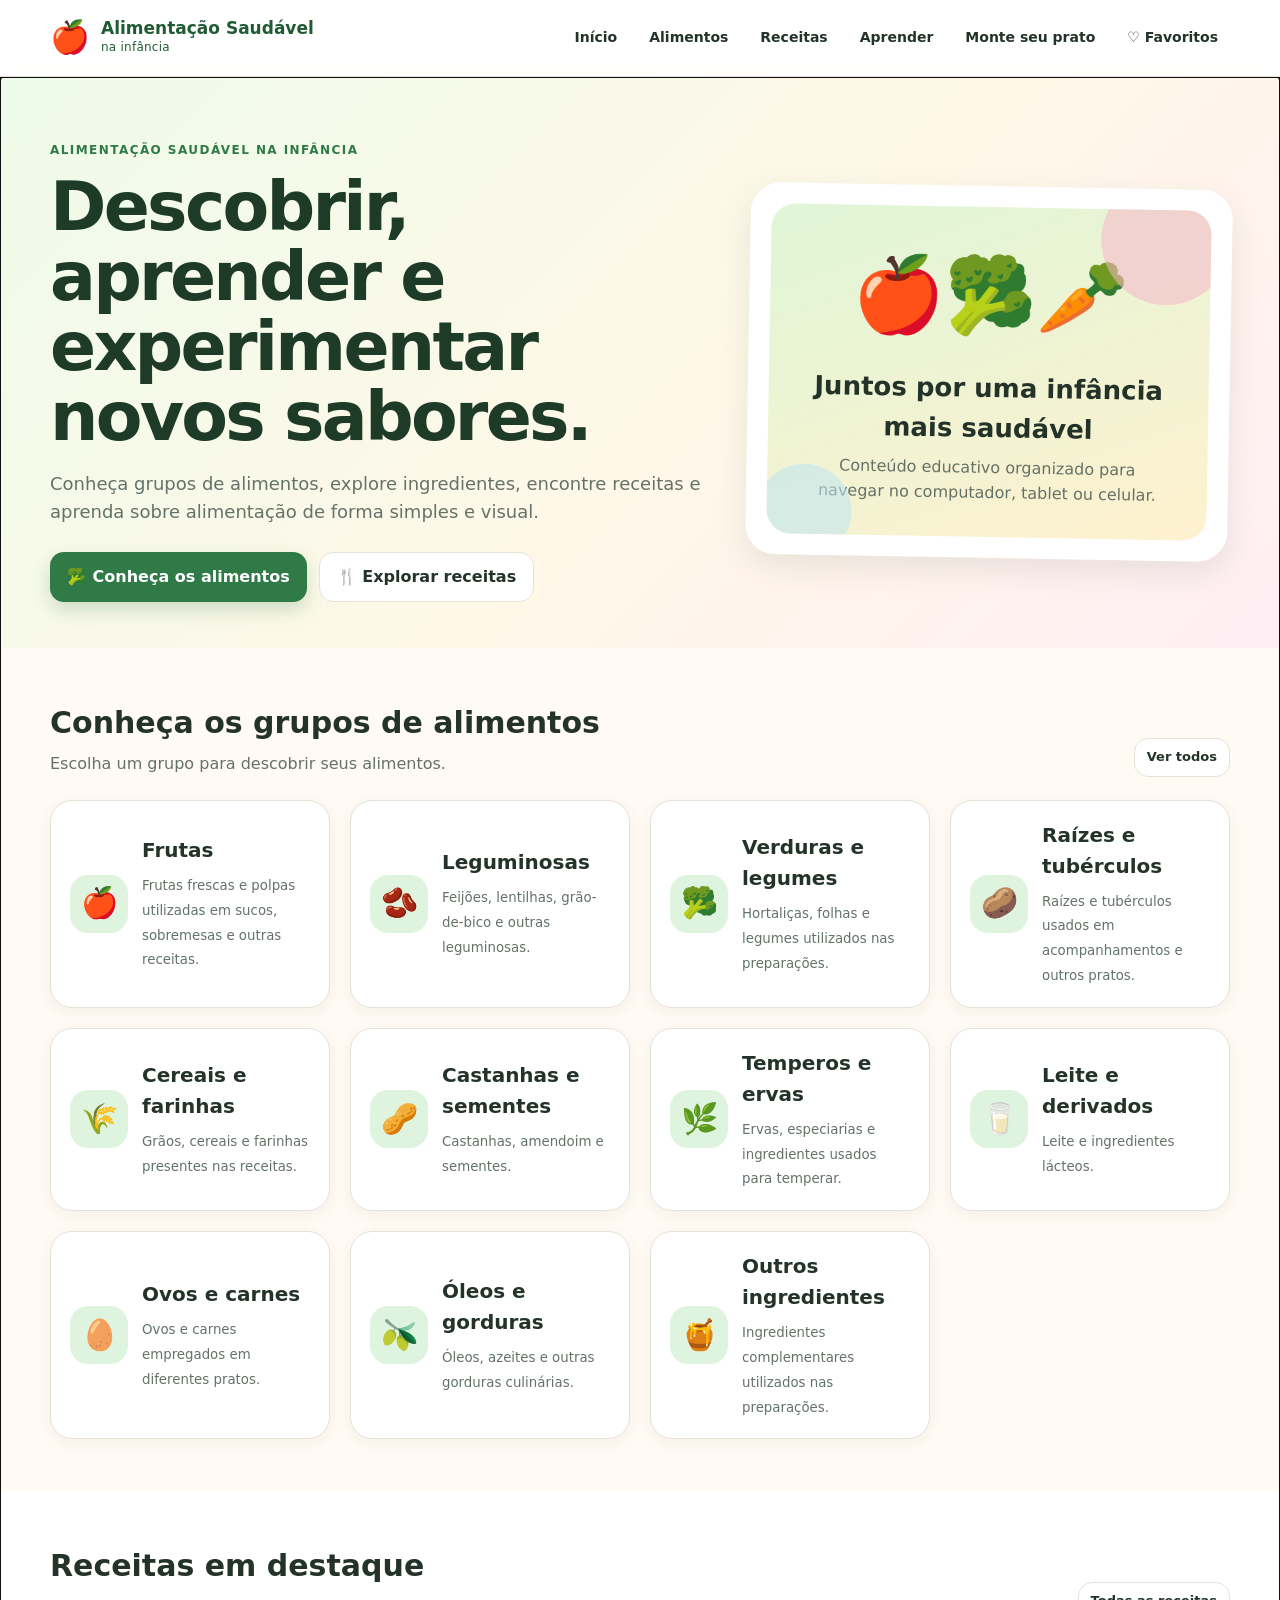
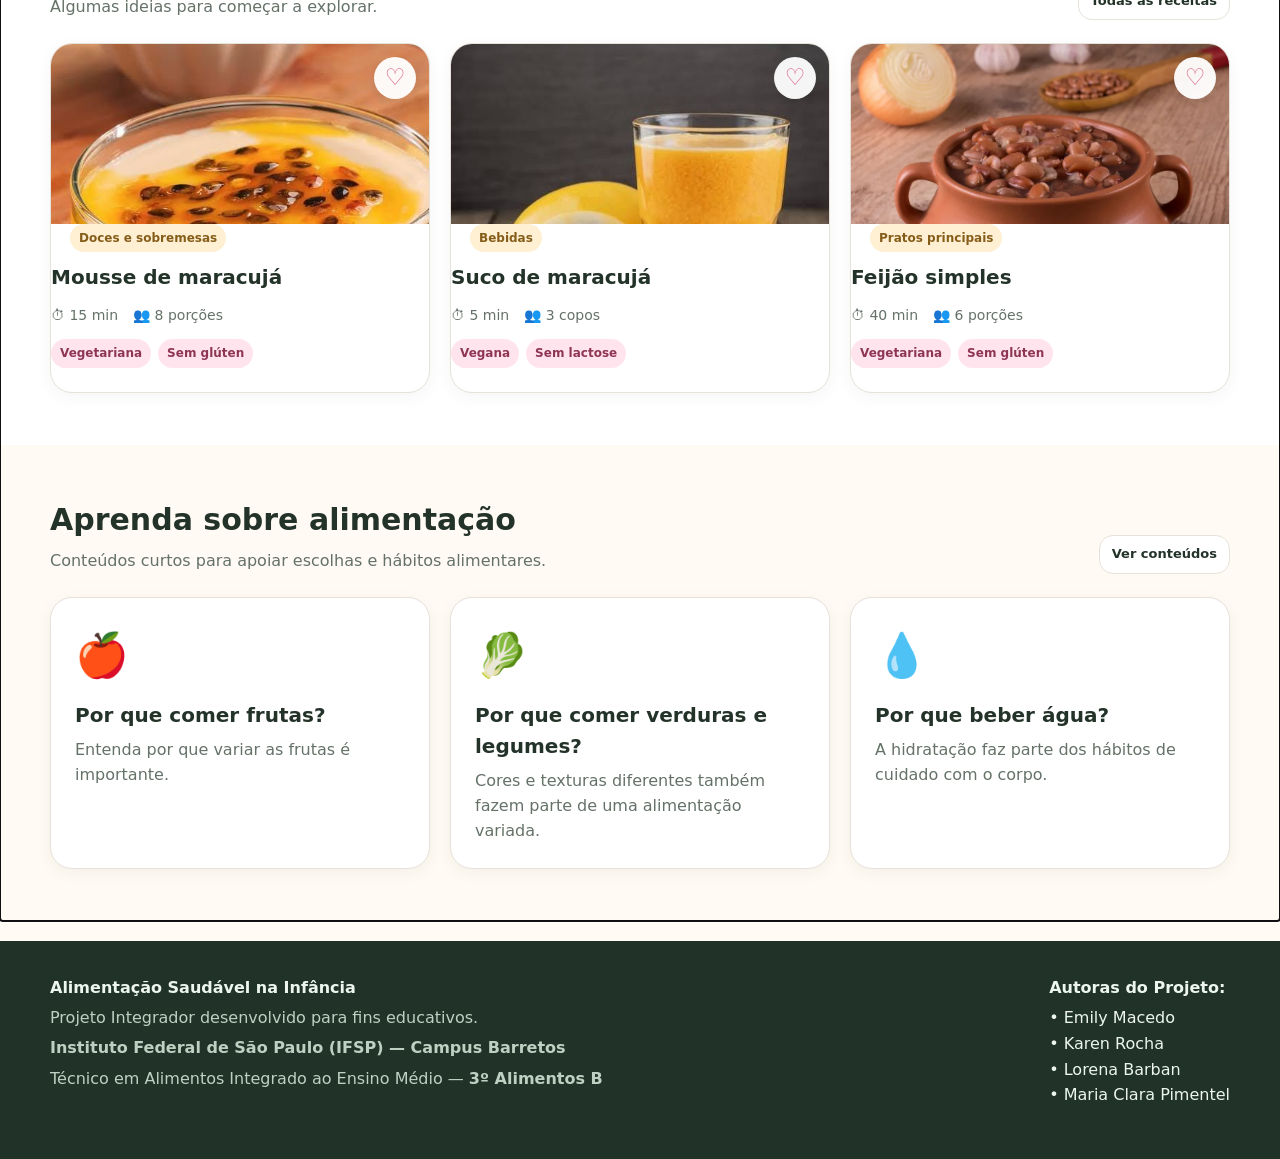
<file: index.html>
<!doctype html>
<html lang="pt-BR">
<head>
  <meta charset="utf-8">
  <meta name="viewport" content="width=device-width, initial-scale=1">
  <meta name="description" content="Site educativo sobre alimentação saudável na infância, alimentos e receitas.">
  <title>Alimentação Saudável na Infância</title>
  <link rel="stylesheet" href="css/style.css">
</head>
<body>
  <header class="topbar">
    <div class="container topbar-inner">
      <a class="brand" href="#/inicio" aria-label="Ir para o início">
        <span class="brand-icon">🍎</span>
        <span><strong>Alimentação Saudável</strong><small>na infância</small></span>
      </a>
      <button id="menuButton" class="menu-button" aria-label="Abrir menu">☰</button>
      <nav id="mainNav" class="main-nav" aria-label="Navegação principal">
        <a href="#/inicio">Início</a>
        <a href="#/alimentos">Alimentos</a>
        <a href="#/receitas">Receitas</a>
        <a href="#/aprender">Aprender</a>
        <a href="#/prato">Monte seu prato</a>
        <a href="#/favoritos">♡ Favoritos</a>
      </nav>
    </div>
  </header>

  <main id="app" tabindex="-1"></main>

  <footer class="site-footer">
    <div class="container footer-inner">
      <div>
        <strong>Alimentação Saudável na Infância</strong>
        <p>Projeto Integrador desenvolvido para fins educativos.</p>
        <p><strong>Instituto Federal de São Paulo (IFSP) — Campus Barretos</strong></p>
        <p>Técnico em Alimentos Integrado ao Ensino Médio — <strong>3º Alimentos B</strong></p>
      </div>
      <div>
        <strong>Autoras do Projeto:</strong>
        <ul style="list-style: none; padding-left: 0; margin-top: 5px; line-height: 1.6;">
          <li>• Emily Macedo</li>
          <li>• Karen Rocha</li>
          <li>• Lorena Barban</li>
          <li>• Maria Clara Pimentel</li>
        </ul>
      </div>
    </div>
  </footer>

  <!-- Conteúdo preparado pelas alunas. Estes arquivos são os que devem ser editados. -->
  <script src="dados/categorias.js"></script>
  <script src="dados/alimentos.js"></script>
  <script src="dados/receitas.js"></script>
  <script src="dados/conteudos.js"></script>

  <!-- Funcionamento do site. Normalmente não é necessário alterar este arquivo. -->
  <script src="js/app.js"></script>
</body>
</html>
</file>
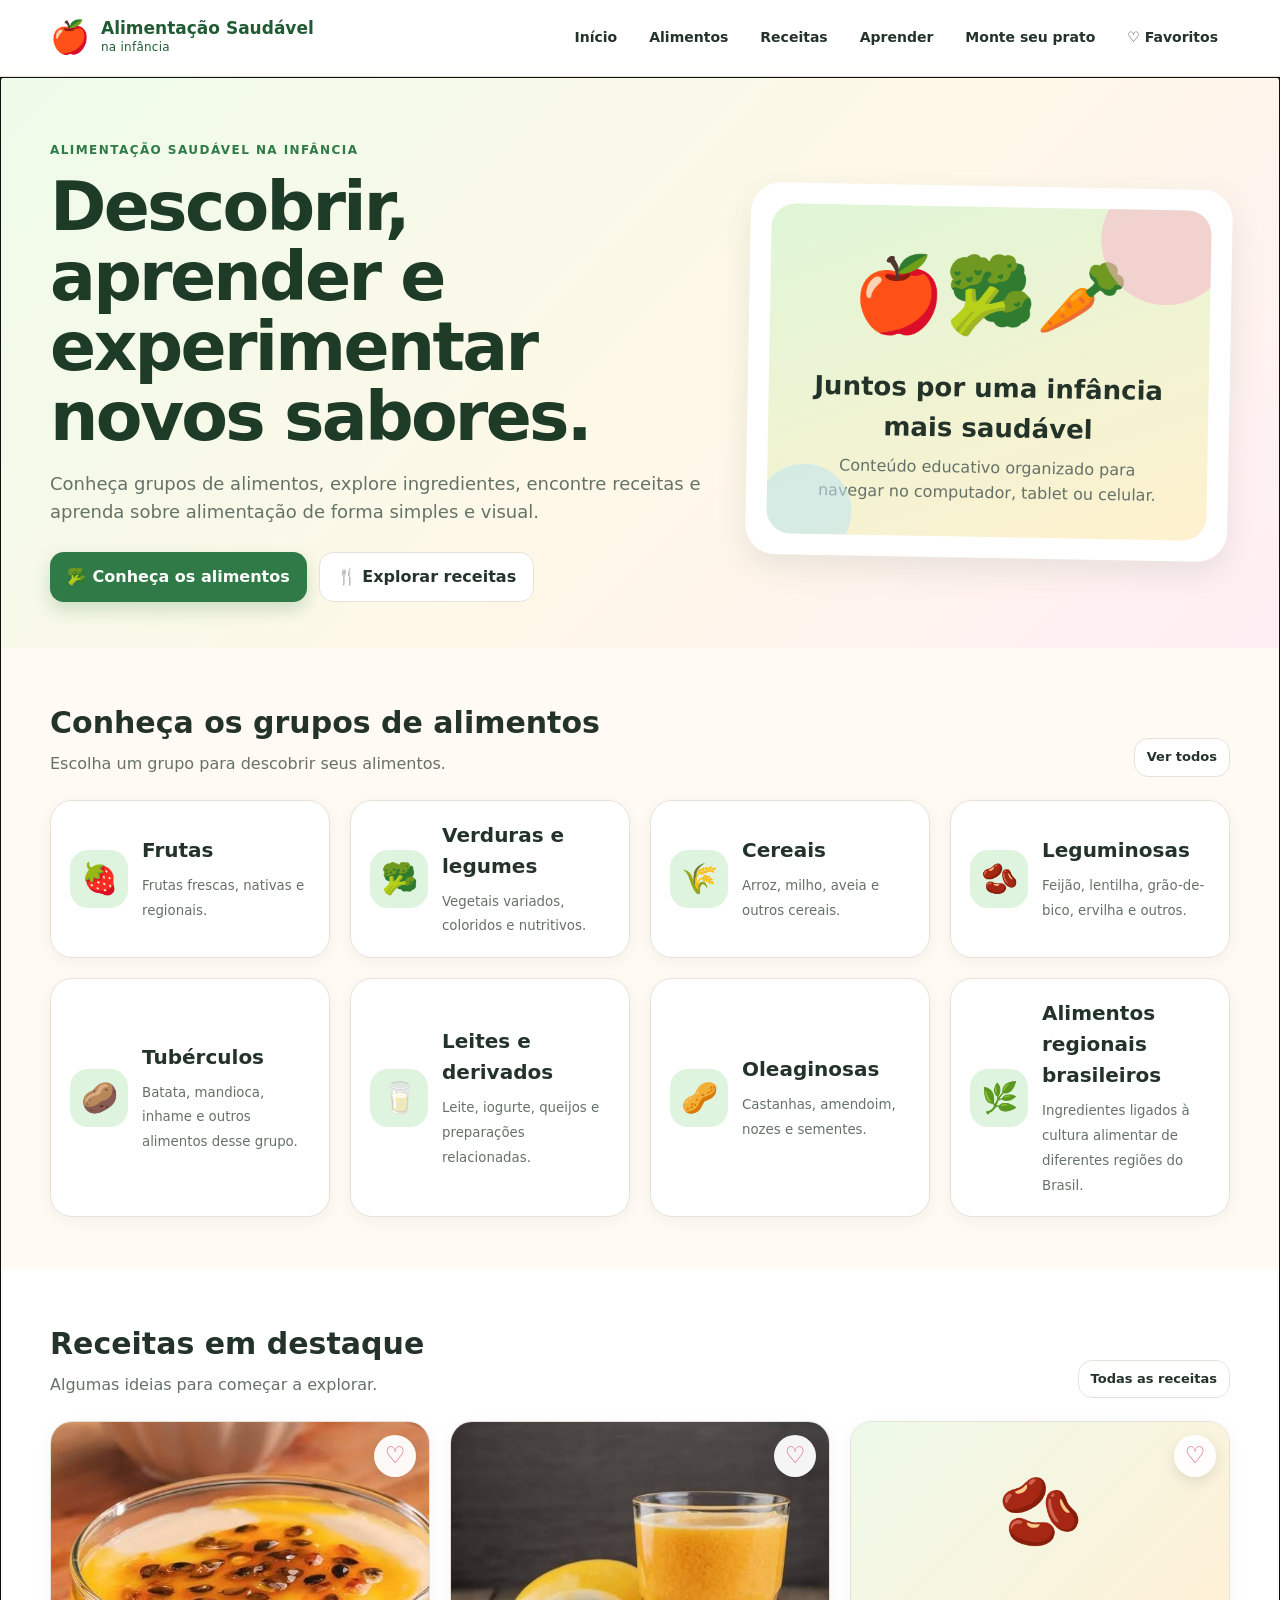
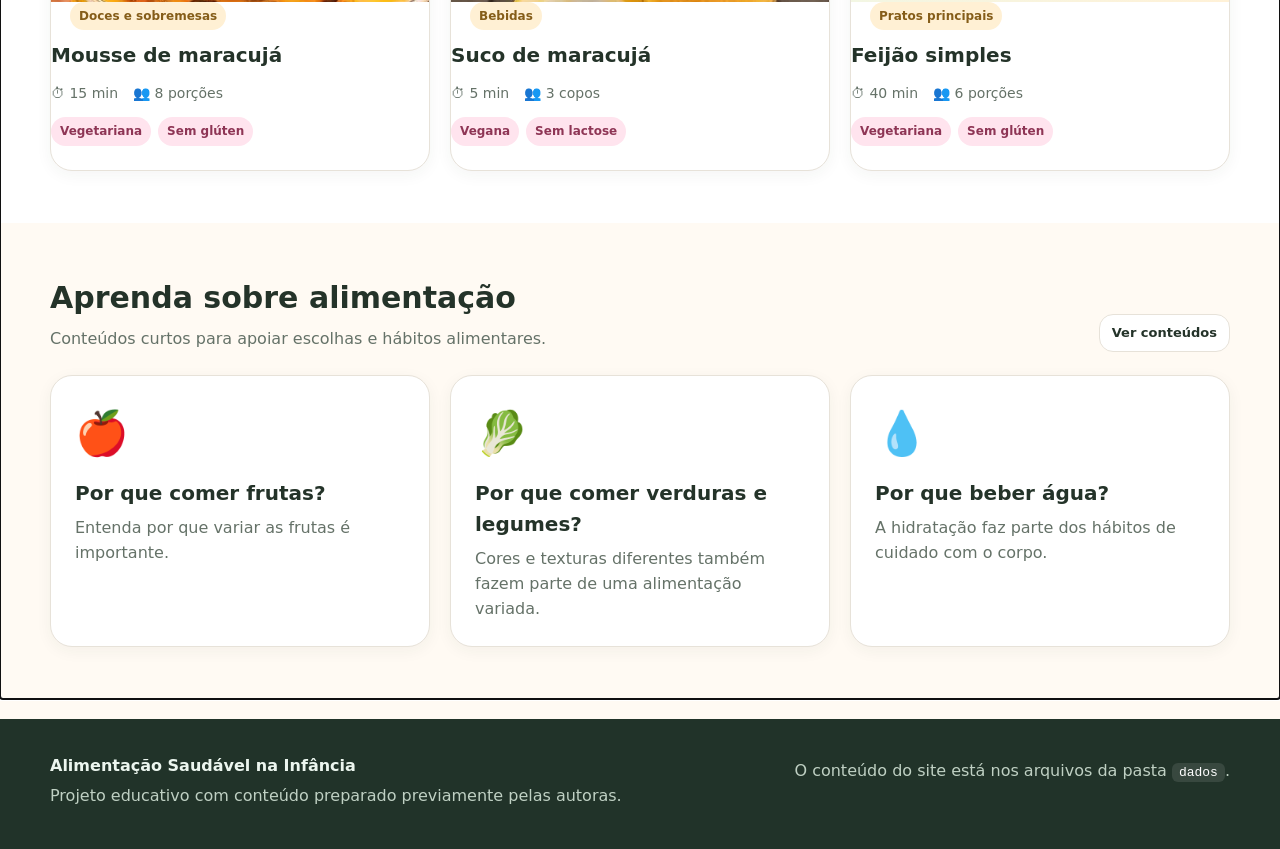
<file: imagens/receitas/site_daTerraaoPrato_v3/site_daTerraaoPrato_v2/index.html>
<!doctype html>
<html lang="pt-BR">
<head>
  <meta charset="utf-8">
  <meta name="viewport" content="width=device-width, initial-scale=1">
  <meta name="description" content="Site educativo sobre alimentação saudável na infância, alimentos e receitas.">
  <title>Alimentação Saudável na Infância</title>
  <link rel="stylesheet" href="css/style.css">
</head>
<body>
  <header class="topbar">
    <div class="container topbar-inner">
      <a class="brand" href="#/inicio" aria-label="Ir para o início">
        <span class="brand-icon">🍎</span>
        <span><strong>Alimentação Saudável</strong><small>na infância</small></span>
      </a>
      <button id="menuButton" class="menu-button" aria-label="Abrir menu">☰</button>
      <nav id="mainNav" class="main-nav" aria-label="Navegação principal">
        <a href="#/inicio">Início</a>
        <a href="#/alimentos">Alimentos</a>
        <a href="#/receitas">Receitas</a>
        <a href="#/aprender">Aprender</a>
        <a href="#/prato">Monte seu prato</a>
        <a href="#/favoritos">♡ Favoritos</a>
      </nav>
    </div>
  </header>

  <main id="app" tabindex="-1"></main>

  <footer class="site-footer">
    <div class="container footer-inner">
      <div>
        <strong>Alimentação Saudável na Infância</strong>
        <p>Projeto educativo com conteúdo preparado previamente pelas autoras.</p>
      </div>
      <p class="footer-note">O conteúdo do site está nos arquivos da pasta <code>dados</code>.</p>
    </div>
  </footer>

  <!-- Conteúdo preparado pelas alunas. Estes arquivos são os que devem ser editados. -->
  <script src="dados/categorias.js"></script>
  <script src="dados/alimentos.js"></script>
  <script src="dados/receitas.js"></script>
  <script src="dados/conteudos.js"></script>

  <!-- Funcionamento do site. Normalmente não é necessário alterar este arquivo. -->
  <script src="js/app.js"></script>
</body>
</html>
</file>
<file: css/style.css>
:root{
  --bg:#fffaf3;
  --surface:#ffffff;
  --surface-soft:#f7fff5;
  --text:#243329;
  --muted:#657268;
  --green:#2f7a46;
  --green-dark:#215b34;
  --green-soft:#dff4df;
  --orange:#f2a43a;
  --orange-soft:#fff0d4;
  --pink:#d95b83;
  --pink-soft:#ffe4ee;
  --purple:#7650a8;
  --purple-soft:#eee4fb;
  --blue:#3487a8;
  --blue-soft:#e1f5fb;
  --line:#e7e2d9;
  --shadow:0 12px 32px rgba(39,68,46,.10);
  --radius:22px;
  --max:1180px;
}
*{box-sizing:border-box}
html{scroll-behavior:smooth}
body{margin:0;font-family:Inter,ui-sans-serif,system-ui,-apple-system,BlinkMacSystemFont,"Segoe UI",sans-serif;background:var(--bg);color:var(--text);line-height:1.55}
a{color:inherit;text-decoration:none}
button,input,select{font:inherit}
img{display:block;max-width:100%}
.container{width:min(var(--max),calc(100% - 36px));margin:auto}
.topbar{position:sticky;top:0;z-index:50;background:rgba(255,255,255,.94);backdrop-filter:blur(12px);border-bottom:1px solid var(--line)}
.topbar-inner{min-height:76px;display:flex;align-items:center;gap:24px}
.brand{display:flex;align-items:center;gap:11px;margin-right:auto;color:var(--green-dark)}
.brand-icon{font-size:32px}
.brand strong,.brand small{display:block}.brand strong{font-size:17px;line-height:1.1}.brand small{font-size:12px;letter-spacing:.02em}
.main-nav{display:flex;align-items:center;gap:8px}.main-nav a{padding:10px 12px;border-radius:12px;font-weight:700;font-size:14px}.main-nav a:hover{background:var(--green-soft);color:var(--green-dark)}
.menu-button{display:none;border:0;background:var(--green-soft);border-radius:12px;padding:9px 13px;font-size:21px;cursor:pointer}
.hero{padding:64px 0 46px;background:linear-gradient(135deg,#eefbea 0%,#fff8e8 55%,#ffeef4 100%)}
.hero-grid{display:grid;grid-template-columns:1.15fr .85fr;gap:46px;align-items:center}
.eyebrow{font-weight:800;text-transform:uppercase;letter-spacing:.12em;font-size:12px;color:var(--green)}
.title{font-size:clamp(38px,6vw,68px);line-height:1.03;margin:12px 0 18px;letter-spacing:-.04em;color:#1e3b28}
.subtitle{font-size:18px;color:var(--muted);max-width:760px}
.actions{display:flex;gap:12px;flex-wrap:wrap;margin-top:26px}
.btn{display:inline-flex;align-items:center;justify-content:center;border:none;border-radius:14px;padding:12px 17px;font-weight:800;cursor:pointer;transition:.18s transform,.18s box-shadow}.btn:hover{transform:translateY(-1px)}
.btn-primary{background:var(--green);color:white;box-shadow:0 8px 18px rgba(47,122,70,.22)}.btn-secondary{background:white;border:1px solid var(--line)}.btn-small{padding:8px 12px;font-size:13px}
.hero-card{background:white;border:1px solid rgba(255,255,255,.7);border-radius:30px;padding:20px;box-shadow:var(--shadow);transform:rotate(1deg)}
.hero-illustration{min-height:330px;border-radius:24px;background:linear-gradient(160deg,#dff6d7,#fff1cf);display:grid;place-items:center;text-align:center;padding:30px;position:relative;overflow:hidden}.hero-illustration .big{font-size:74px}.hero-illustration h3{font-size:26px;margin:15px 0 8px}.hero-illustration p{color:var(--muted);max-width:360px;margin:auto}
.blob{position:absolute;border-radius:50%;opacity:.55}.blob.one{width:130px;height:130px;background:#f7b7ca;top:-35px;right:-20px}.blob.two{width:95px;height:95px;background:#bde5f2;bottom:-25px;left:-10px}
.section{padding:52px 0}.section-white{background:#fff}.section-head{display:flex;justify-content:space-between;align-items:flex-end;gap:18px;margin-bottom:23px}.section-head h2{font-size:30px;margin:0}.section-head p{color:var(--muted);margin:5px 0 0}
.grid{display:grid;gap:20px}.grid-4{grid-template-columns:repeat(4,1fr)}.grid-3{grid-template-columns:repeat(3,1fr)}.grid-2{grid-template-columns:repeat(2,1fr)}
.card{display:block;background:var(--surface);border:1px solid var(--line);border-radius:var(--radius);overflow:hidden;box-shadow:0 4px 16px rgba(39,68,46,.05);transition:.18s transform,.18s box-shadow,.18s border-color}.card:hover{transform:translateY(-3px);box-shadow:var(--shadow);border-color:#cfdcca}.card-body{padding:19px}.card h3{margin:0 0 7px;font-size:20px}.card p{color:var(--muted);margin:0}
.category-card{display:flex;align-items:center;gap:14px;padding:19px}.category-icon{width:58px;height:58px;border-radius:18px;background:var(--green-soft);display:grid;place-items:center;font-size:30px;flex:0 0 auto}.category-card small{color:var(--muted)}
.card-media{height:180px;background:linear-gradient(135deg,#edf9e9,#fff1d7);display:grid;place-items:center;overflow:hidden}.card-media img,.detail-hero img{width:100%;height:100%;object-fit:cover}.card-media span{font-size:68px}.detail-hero span{font-size:110px}
.tag{display:inline-flex;border-radius:999px;background:var(--green-soft);color:var(--green-dark);font-size:12px;font-weight:800;padding:5px 9px}.tag.pink{background:var(--pink-soft);color:#8e3555}.tag.orange{background:var(--orange-soft);color:#855d19}.chips{display:flex;gap:7px;flex-wrap:wrap}
.recipe-meta{display:flex;gap:15px;flex-wrap:wrap;color:var(--muted);font-size:14px;margin-top:12px}.recipe-card-top{position:relative}.favorite-btn{position:absolute;right:13px;top:13px;width:42px;height:42px;border-radius:50%;border:none;background:rgba(255,255,255,.95);font-size:23px;color:var(--pink);cursor:pointer;box-shadow:0 5px 14px rgba(0,0,0,.1)}
.search-row{display:grid;grid-template-columns:1fr 260px;gap:12px;margin:24px 0 30px}.search-row input,.search-row select{width:100%;border:1px solid var(--line);background:white;border-radius:15px;padding:13px 15px;outline:none}.search-row input:focus,.search-row select:focus{border-color:#86b994;box-shadow:0 0 0 4px rgba(47,122,70,.08)}
.detail-layout{display:grid;grid-template-columns:minmax(0,1fr) 320px;gap:32px;align-items:start}.detail-hero{min-height:350px;border-radius:28px;background:linear-gradient(135deg,#e4f8df,#fff0d0);display:grid;place-items:center;overflow:hidden}.side-card{position:sticky;top:98px;background:#fff;border:1px solid var(--line);border-radius:20px;padding:21px}.side-card h3{margin-top:0}.muted{color:var(--muted)}
.list-clean{list-style:none;padding:0;margin:14px 0}.list-clean li{padding:11px 13px;margin:8px 0;background:#fff;border:1px solid var(--line);border-radius:13px}.steps{counter-reset:step;list-style:none;padding:0}.steps li{counter-increment:step;position:relative;padding:13px 14px 13px 52px;margin:10px 0;background:white;border:1px solid var(--line);border-radius:15px}.steps li:before{content:counter(step);position:absolute;left:13px;top:11px;width:29px;height:29px;border-radius:50%;background:var(--green);color:white;display:grid;place-items:center;font-weight:800}
.substitution{display:grid;grid-template-columns:180px 1fr;gap:14px;padding:14px;border-radius:15px;background:#fff7e9;border:1px solid #f1ddbb;margin:10px 0}.substitution strong{color:#855d19}
.learning-card{padding:24px}.learning-icon{font-size:43px;margin-bottom:12px}.learning-card .btn{margin-top:16px}.article-box{background:#fff;border:1px solid var(--line);border-radius:22px;padding:28px;max-width:850px}.article-box p{font-size:18px;color:#46554b}
.empty{grid-column:1/-1;background:white;border:1px dashed #c9c4ba;border-radius:18px;padding:30px;text-align:center;color:var(--muted)}
.plate-wrap{display:grid;grid-template-columns:1fr .9fr;gap:28px;align-items:start}.plate{aspect-ratio:1;max-width:530px;margin:auto;border:18px solid white;border-radius:50%;box-shadow:0 12px 30px rgba(0,0,0,.10);overflow:hidden;display:grid;grid-template-columns:1fr 1fr;grid-template-rows:1fr 1fr;background:#f9f6ef}.plate-zone{display:flex;align-items:center;justify-content:center;text-align:center;padding:18px;font-weight:800;border:1px solid rgba(255,255,255,.8)}.plate-zone:nth-child(1){background:#dff4df;grid-row:1/3}.plate-zone:nth-child(2){background:#fff0d4}.plate-zone:nth-child(3){background:#eee4fb}.plate-note{background:#fff;border:1px solid var(--line);border-radius:20px;padding:22px}.plate-note ul{padding-left:20px}
.site-footer{background:#213329;color:#ecf6ef;padding:35px 0;margin-top:20px}.footer-inner{display:flex;justify-content:space-between;gap:30px;align-items:flex-start}.site-footer p{color:#bfd0c3;margin:.35em 0}.footer-note{text-align:right}.site-footer code{background:rgba(255,255,255,.1);padding:2px 7px;border-radius:6px;color:white}
.back-link{display:inline-flex;margin-bottom:16px;color:var(--green);font-weight:800}
.info-banner{background:var(--blue-soft);border:1px solid #bfe7f3;border-radius:16px;padding:14px 16px;margin:18px 0;color:#285d72}
@media(max-width:940px){.grid-4{grid-template-columns:repeat(2,1fr)}.grid-3{grid-template-columns:repeat(2,1fr)}.hero-grid,.detail-layout,.plate-wrap{grid-template-columns:1fr}.side-card{position:static}.main-nav{display:none;position:absolute;top:76px;left:18px;right:18px;background:white;border:1px solid var(--line);border-radius:16px;padding:10px;box-shadow:var(--shadow);flex-direction:column;align-items:stretch}.main-nav.open{display:flex}.menu-button{display:block}.main-nav a{padding:12px}.footer-inner{flex-direction:column}.footer-note{text-align:left}}
@media(max-width:620px){.container{width:min(100% - 24px,var(--max))}.hero{padding-top:38px}.grid-4,.grid-3,.grid-2{grid-template-columns:1fr}.search-row{grid-template-columns:1fr}.section{padding:38px 0}.title{font-size:40px}.section-head{align-items:flex-start;flex-direction:column}.hero-illustration{min-height:250px}.detail-hero{min-height:250px}.substitution{grid-template-columns:1fr}.plate{max-width:360px}.topbar-inner{min-height:68px}.main-nav{top:68px}}
</file>
<file: imagens/receitas/site_daTerraaoPrato_v3/site_daTerraaoPrato_v2/css/style.css>
:root{
  --bg:#fffaf3;
  --surface:#ffffff;
  --surface-soft:#f7fff5;
  --text:#243329;
  --muted:#657268;
  --green:#2f7a46;
  --green-dark:#215b34;
  --green-soft:#dff4df;
  --orange:#f2a43a;
  --orange-soft:#fff0d4;
  --pink:#d95b83;
  --pink-soft:#ffe4ee;
  --purple:#7650a8;
  --purple-soft:#eee4fb;
  --blue:#3487a8;
  --blue-soft:#e1f5fb;
  --line:#e7e2d9;
  --shadow:0 12px 32px rgba(39,68,46,.10);
  --radius:22px;
  --max:1180px;
}
*{box-sizing:border-box}
html{scroll-behavior:smooth}
body{margin:0;font-family:Inter,ui-sans-serif,system-ui,-apple-system,BlinkMacSystemFont,"Segoe UI",sans-serif;background:var(--bg);color:var(--text);line-height:1.55}
a{color:inherit;text-decoration:none}
button,input,select{font:inherit}
img{display:block;max-width:100%}
.container{width:min(var(--max),calc(100% - 36px));margin:auto}
.topbar{position:sticky;top:0;z-index:50;background:rgba(255,255,255,.94);backdrop-filter:blur(12px);border-bottom:1px solid var(--line)}
.topbar-inner{min-height:76px;display:flex;align-items:center;gap:24px}
.brand{display:flex;align-items:center;gap:11px;margin-right:auto;color:var(--green-dark)}
.brand-icon{font-size:32px}
.brand strong,.brand small{display:block}.brand strong{font-size:17px;line-height:1.1}.brand small{font-size:12px;letter-spacing:.02em}
.main-nav{display:flex;align-items:center;gap:8px}.main-nav a{padding:10px 12px;border-radius:12px;font-weight:700;font-size:14px}.main-nav a:hover{background:var(--green-soft);color:var(--green-dark)}
.menu-button{display:none;border:0;background:var(--green-soft);border-radius:12px;padding:9px 13px;font-size:21px;cursor:pointer}
.hero{padding:64px 0 46px;background:linear-gradient(135deg,#eefbea 0%,#fff8e8 55%,#ffeef4 100%)}
.hero-grid{display:grid;grid-template-columns:1.15fr .85fr;gap:46px;align-items:center}
.eyebrow{font-weight:800;text-transform:uppercase;letter-spacing:.12em;font-size:12px;color:var(--green)}
.title{font-size:clamp(38px,6vw,68px);line-height:1.03;margin:12px 0 18px;letter-spacing:-.04em;color:#1e3b28}
.subtitle{font-size:18px;color:var(--muted);max-width:760px}
.actions{display:flex;gap:12px;flex-wrap:wrap;margin-top:26px}
.btn{display:inline-flex;align-items:center;justify-content:center;border:none;border-radius:14px;padding:12px 17px;font-weight:800;cursor:pointer;transition:.18s transform,.18s box-shadow}.btn:hover{transform:translateY(-1px)}
.btn-primary{background:var(--green);color:white;box-shadow:0 8px 18px rgba(47,122,70,.22)}.btn-secondary{background:white;border:1px solid var(--line)}.btn-small{padding:8px 12px;font-size:13px}
.hero-card{background:white;border:1px solid rgba(255,255,255,.7);border-radius:30px;padding:20px;box-shadow:var(--shadow);transform:rotate(1deg)}
.hero-illustration{min-height:330px;border-radius:24px;background:linear-gradient(160deg,#dff6d7,#fff1cf);display:grid;place-items:center;text-align:center;padding:30px;position:relative;overflow:hidden}.hero-illustration .big{font-size:74px}.hero-illustration h3{font-size:26px;margin:15px 0 8px}.hero-illustration p{color:var(--muted);max-width:360px;margin:auto}
.blob{position:absolute;border-radius:50%;opacity:.55}.blob.one{width:130px;height:130px;background:#f7b7ca;top:-35px;right:-20px}.blob.two{width:95px;height:95px;background:#bde5f2;bottom:-25px;left:-10px}
.section{padding:52px 0}.section-white{background:#fff}.section-head{display:flex;justify-content:space-between;align-items:flex-end;gap:18px;margin-bottom:23px}.section-head h2{font-size:30px;margin:0}.section-head p{color:var(--muted);margin:5px 0 0}
.grid{display:grid;gap:20px}.grid-4{grid-template-columns:repeat(4,1fr)}.grid-3{grid-template-columns:repeat(3,1fr)}.grid-2{grid-template-columns:repeat(2,1fr)}
.card{display:block;background:var(--surface);border:1px solid var(--line);border-radius:var(--radius);overflow:hidden;box-shadow:0 4px 16px rgba(39,68,46,.05);transition:.18s transform,.18s box-shadow,.18s border-color}.card:hover{transform:translateY(-3px);box-shadow:var(--shadow);border-color:#cfdcca}.card-body{padding:19px}.card h3{margin:0 0 7px;font-size:20px}.card p{color:var(--muted);margin:0}
.category-card{display:flex;align-items:center;gap:14px;padding:19px}.category-icon{width:58px;height:58px;border-radius:18px;background:var(--green-soft);display:grid;place-items:center;font-size:30px;flex:0 0 auto}.category-card small{color:var(--muted)}
.card-media{height:180px;background:linear-gradient(135deg,#edf9e9,#fff1d7);display:grid;place-items:center;overflow:hidden}.card-media img,.detail-hero img{width:100%;height:100%;object-fit:cover}.card-media span{font-size:68px}.detail-hero span{font-size:110px}
.tag{display:inline-flex;border-radius:999px;background:var(--green-soft);color:var(--green-dark);font-size:12px;font-weight:800;padding:5px 9px}.tag.pink{background:var(--pink-soft);color:#8e3555}.tag.orange{background:var(--orange-soft);color:#855d19}.chips{display:flex;gap:7px;flex-wrap:wrap}
.recipe-meta{display:flex;gap:15px;flex-wrap:wrap;color:var(--muted);font-size:14px;margin-top:12px}.recipe-card-top{position:relative}.favorite-btn{position:absolute;right:13px;top:13px;width:42px;height:42px;border-radius:50%;border:none;background:rgba(255,255,255,.95);font-size:23px;color:var(--pink);cursor:pointer;box-shadow:0 5px 14px rgba(0,0,0,.1)}
.search-row{display:grid;grid-template-columns:1fr 260px;gap:12px;margin:24px 0 30px}.search-row input,.search-row select{width:100%;border:1px solid var(--line);background:white;border-radius:15px;padding:13px 15px;outline:none}.search-row input:focus,.search-row select:focus{border-color:#86b994;box-shadow:0 0 0 4px rgba(47,122,70,.08)}
.detail-layout{display:grid;grid-template-columns:minmax(0,1fr) 320px;gap:32px;align-items:start}.detail-hero{min-height:350px;border-radius:28px;background:linear-gradient(135deg,#e4f8df,#fff0d0);display:grid;place-items:center;overflow:hidden}.side-card{position:sticky;top:98px;background:#fff;border:1px solid var(--line);border-radius:20px;padding:21px}.side-card h3{margin-top:0}.muted{color:var(--muted)}
.list-clean{list-style:none;padding:0;margin:14px 0}.list-clean li{padding:11px 13px;margin:8px 0;background:#fff;border:1px solid var(--line);border-radius:13px}.steps{counter-reset:step;list-style:none;padding:0}.steps li{counter-increment:step;position:relative;padding:13px 14px 13px 52px;margin:10px 0;background:white;border:1px solid var(--line);border-radius:15px}.steps li:before{content:counter(step);position:absolute;left:13px;top:11px;width:29px;height:29px;border-radius:50%;background:var(--green);color:white;display:grid;place-items:center;font-weight:800}
.substitution{display:grid;grid-template-columns:180px 1fr;gap:14px;padding:14px;border-radius:15px;background:#fff7e9;border:1px solid #f1ddbb;margin:10px 0}.substitution strong{color:#855d19}
.learning-card{padding:24px}.learning-icon{font-size:43px;margin-bottom:12px}.learning-card .btn{margin-top:16px}.article-box{background:#fff;border:1px solid var(--line);border-radius:22px;padding:28px;max-width:850px}.article-box p{font-size:18px;color:#46554b}
.empty{grid-column:1/-1;background:white;border:1px dashed #c9c4ba;border-radius:18px;padding:30px;text-align:center;color:var(--muted)}
.plate-wrap{display:grid;grid-template-columns:1fr .9fr;gap:28px;align-items:start}.plate{aspect-ratio:1;max-width:530px;margin:auto;border:18px solid white;border-radius:50%;box-shadow:0 12px 30px rgba(0,0,0,.10);overflow:hidden;display:grid;grid-template-columns:1fr 1fr;grid-template-rows:1fr 1fr;background:#f9f6ef}.plate-zone{display:flex;align-items:center;justify-content:center;text-align:center;padding:18px;font-weight:800;border:1px solid rgba(255,255,255,.8)}.plate-zone:nth-child(1){background:#dff4df;grid-row:1/3}.plate-zone:nth-child(2){background:#fff0d4}.plate-zone:nth-child(3){background:#eee4fb}.plate-note{background:#fff;border:1px solid var(--line);border-radius:20px;padding:22px}.plate-note ul{padding-left:20px}
.site-footer{background:#213329;color:#ecf6ef;padding:35px 0;margin-top:20px}.footer-inner{display:flex;justify-content:space-between;gap:30px;align-items:flex-start}.site-footer p{color:#bfd0c3;margin:.35em 0}.footer-note{text-align:right}.site-footer code{background:rgba(255,255,255,.1);padding:2px 7px;border-radius:6px;color:white}
.back-link{display:inline-flex;margin-bottom:16px;color:var(--green);font-weight:800}
.info-banner{background:var(--blue-soft);border:1px solid #bfe7f3;border-radius:16px;padding:14px 16px;margin:18px 0;color:#285d72}
@media(max-width:940px){.grid-4{grid-template-columns:repeat(2,1fr)}.grid-3{grid-template-columns:repeat(2,1fr)}.hero-grid,.detail-layout,.plate-wrap{grid-template-columns:1fr}.side-card{position:static}.main-nav{display:none;position:absolute;top:76px;left:18px;right:18px;background:white;border:1px solid var(--line);border-radius:16px;padding:10px;box-shadow:var(--shadow);flex-direction:column;align-items:stretch}.main-nav.open{display:flex}.menu-button{display:block}.main-nav a{padding:12px}.footer-inner{flex-direction:column}.footer-note{text-align:left}}
@media(max-width:620px){.container{width:min(100% - 24px,var(--max))}.hero{padding-top:38px}.grid-4,.grid-3,.grid-2{grid-template-columns:1fr}.search-row{grid-template-columns:1fr}.section{padding:38px 0}.title{font-size:40px}.section-head{align-items:flex-start;flex-direction:column}.hero-illustration{min-height:250px}.detail-hero{min-height:250px}.substitution{grid-template-columns:1fr}.plate{max-width:360px}.topbar-inner{min-height:68px}.main-nav{top:68px}}
</file>
